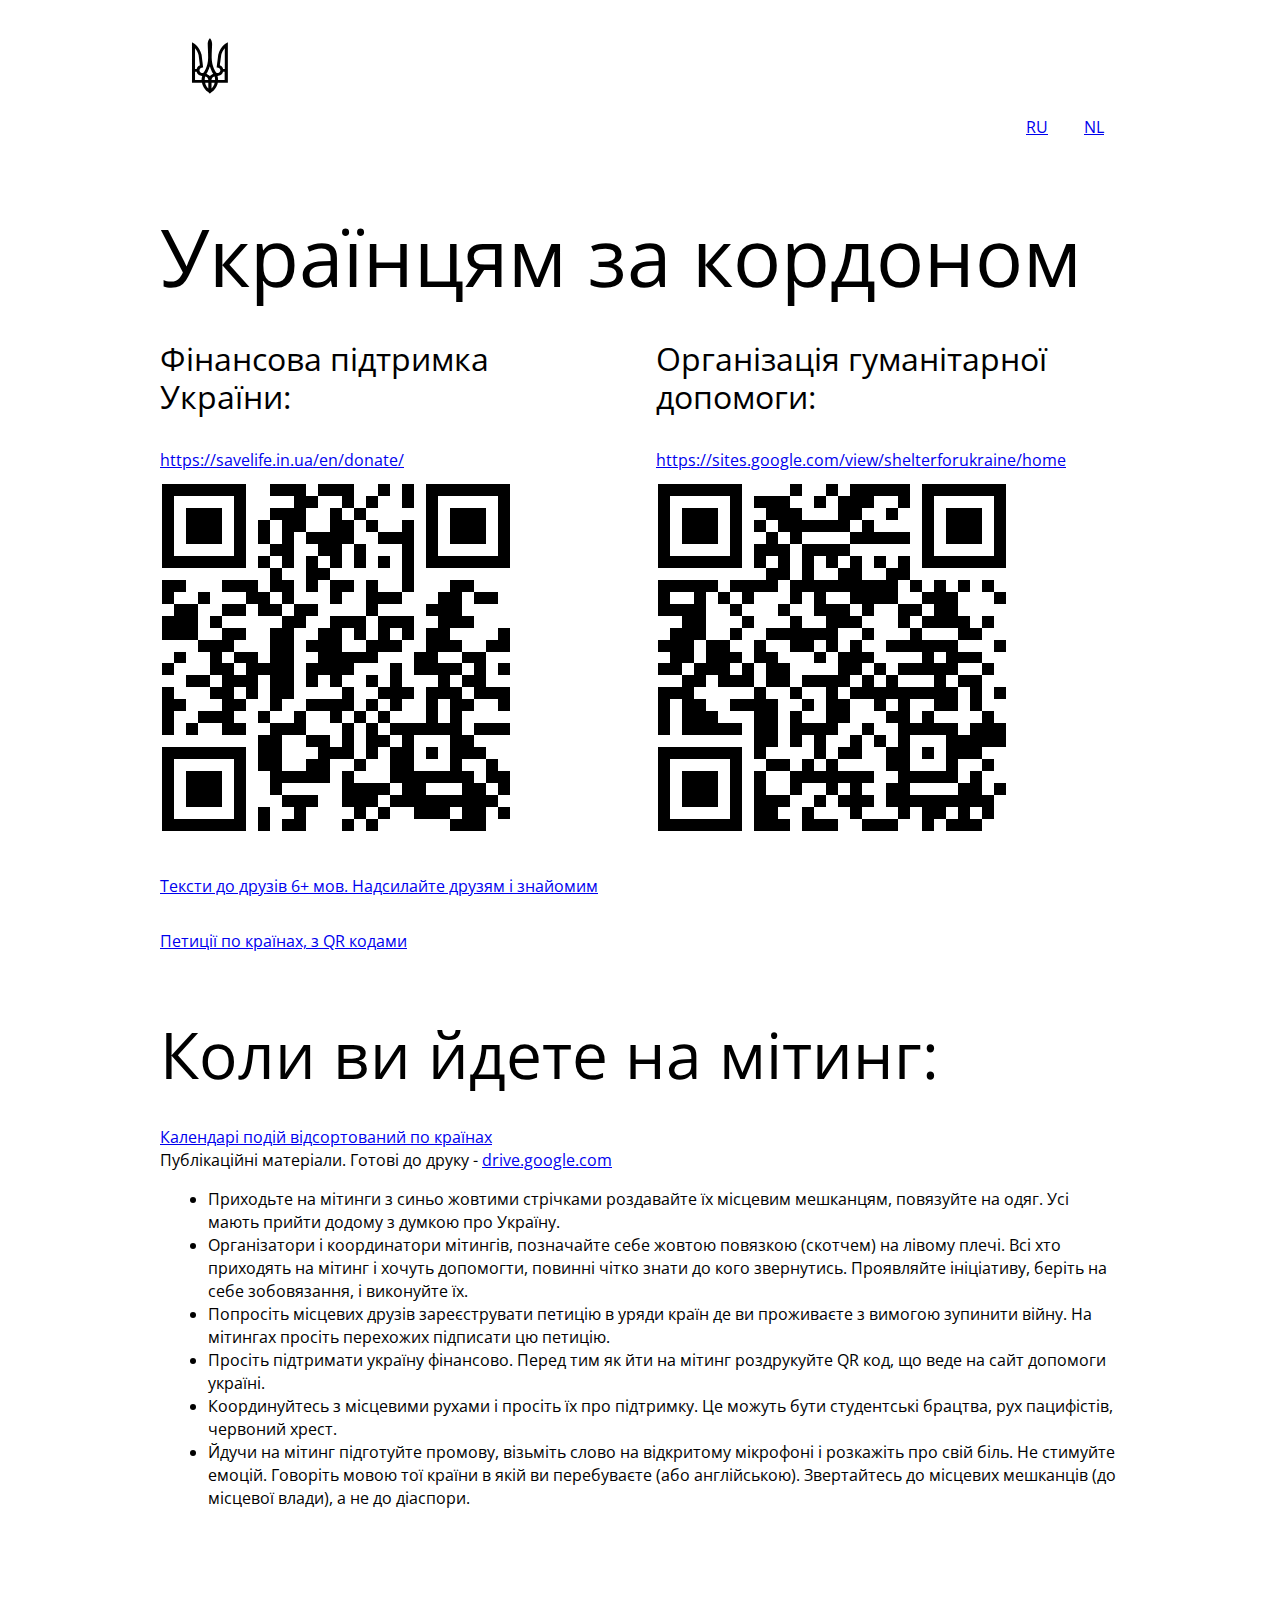
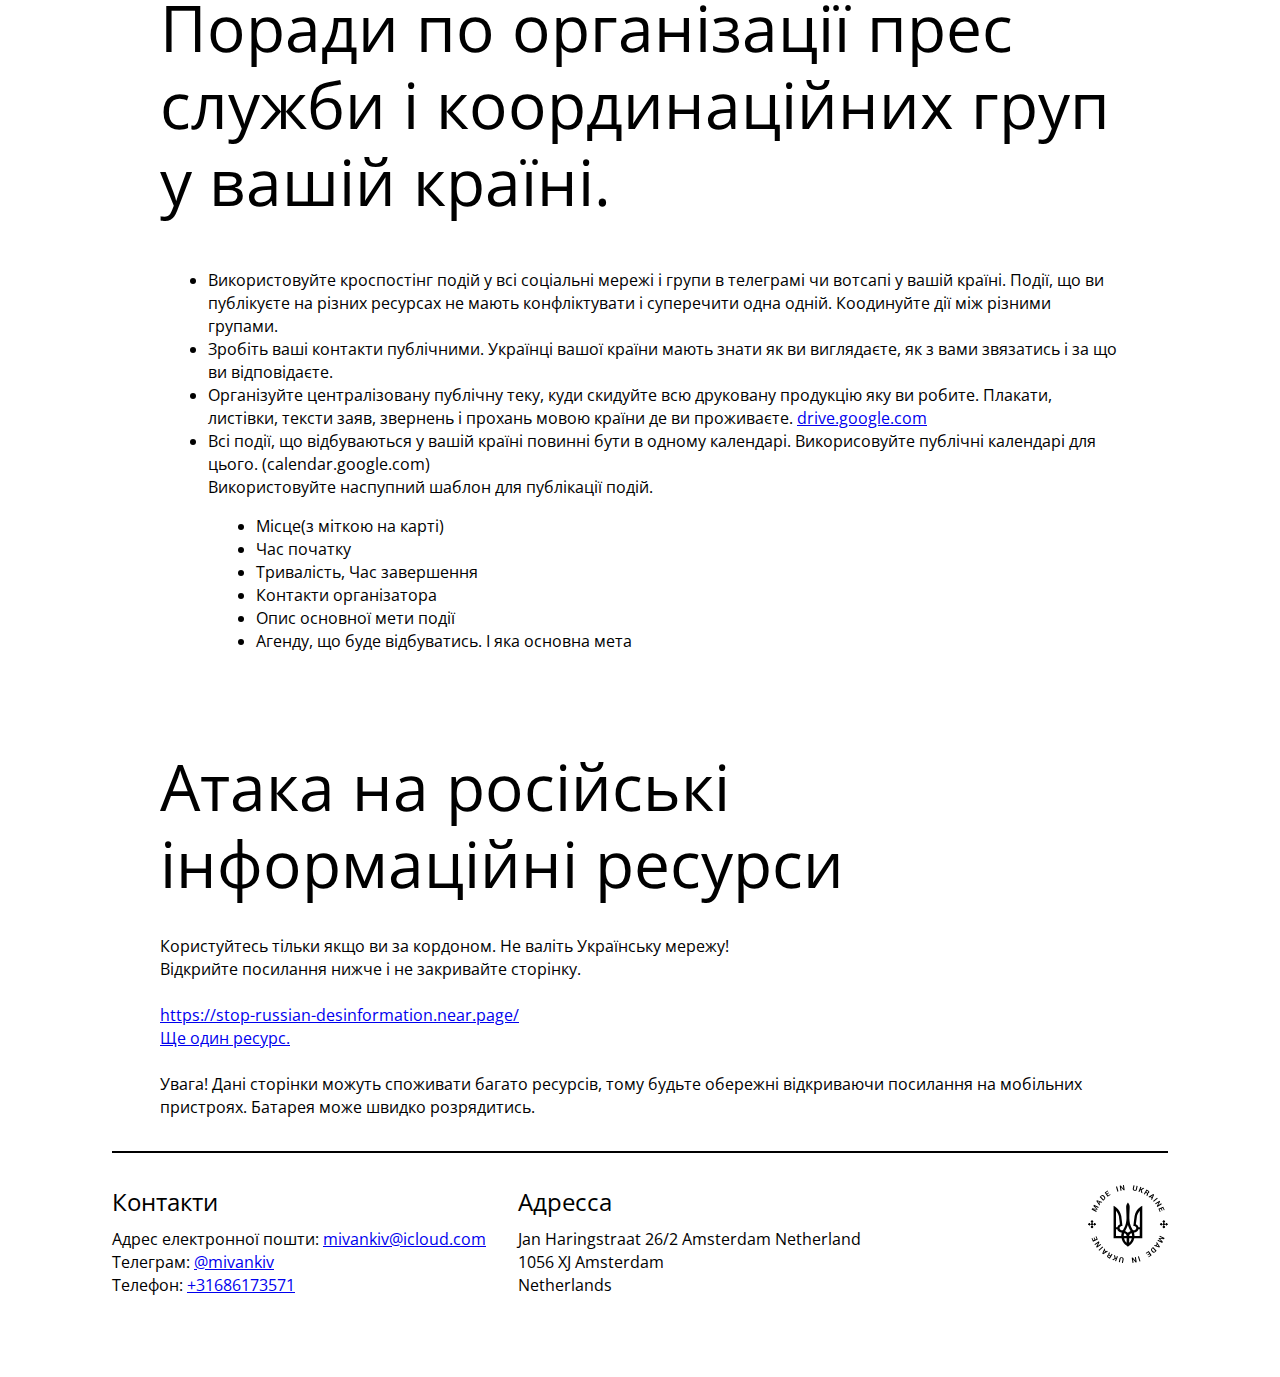
<file: docs/index.html>
<!DOCTYPE html>
<html lang="ua">
<head>
  <meta charset="UTF-8">
  <meta http-equiv="X-UA-Compatible" content="IE=edge">
  <meta name="viewport" content="width=device-width, initial-scale=1.0">
  <title>Війна в Україні</title>
  <meta name="og:title" content="Війна в Україні">
  <meta property="og:type" content="website" />
  <meta property="og:description" content="To Ukrainians abroad">
  <meta property="og:image" content="http://war.in.ua/images/logo.svg">
  <meta property="og:image:type" content="image/svg+xml" />
  <meta property="og:image:width" content="100" />
  <meta property="og:image:height" content="100" />
  <meta name="description" content="To Ukrainians abroad">
  <link rel="icon" href="images/favicon.svg" type="image/svg+xml">
  <link rel="stylesheet" href="styles/style.css">
</head>
<body>
   <header class="header">
     <a class="logo" href="https://war.in.ua" title="War in Ukraine">
       <img src="images/logo.svg" alt=""/>
     </a>
    <nav class="language-navigation">
<!--      <a href="index-en.html">EN</a>-->
      <a class="language-navigation__link" href="https://en.wikipedia.org/wiki/Molotov_cocktail">RU</a>
      <a class="language-navigation__link" href="https://www.vluchtelingenwerk.nl/nl">NL</a>
    </nav>
  </header>
  <main>
    <h1>Українцям за кордоном</h1>

    <section class="codes">

      <section class="half">
        <h2>Фінансова підтримка України:</h2>
        <a href="https://savelife.in.ua/en/donate/">https://savelife.in.ua/en/donate/
          <img class="qr-code" src="images/savelife-donate.svg" alt="QR-Code з посиланням на форму яка дозволяє підтримати Українську армію">
        </a>
      </section>


      <section class="half">
        <h2>Організація гуманітарної допомоги:</h2>
        <a href="https://sites.google.com/view/shelterforukraine/home">
          https://sites.google.com/view/shelterforukraine/home
          <img class="qr-code" src="images/shelterforukraine.svg" alt="QR-Code з посиланням на форму яка дозволяє підтримати біженців">
        </a>
      </section>
    </section>

    <section>
      <a href="https://docs.google.com/document/d/1p92aNDfA54qtrliTp1QdTkUnSGBEY0INmJjKb3pOtKE/edit?fbclid=IwAR1MhxLBIt6Nb8ZfVcDYryIlm4SElyn5Gg2x6FzoynNGr82DFjBbkLeh6k0">Тексти до друзів 6+ мов. Надсилайте друзям і знайомим</a>
    </section>

    <section>
      <a href="./petitions.html">Петиції по країнах, з QR кодами</a><br>
    </section>

    <section>
      <h2>Коли ви йдете на мітинг:</h2>
      <a href="./calendars.html">Календарі подій відсортований по країнах</a> <br>


      Публікаційні матеріали. Готові до друку - <a
            href="https://drive.google.com/drive/folders/10KEn9v4njtdHUyTui4NebeRgqEaxU8yn?usp=sharing">drive.google.com</a>

      <ul>
        <li>Приходьте на мітинги з синьо жовтими стрічками роздавайте їх місцевим мешканцям, повязуйте на одяг. Усі
          мають прийти додому з думкою про Україну.</li>
        <li>
          Організатори і координатори мітингів, позначайте себе жовтою повязкою (скотчем) на лівому плечі. Всі хто приходять на мітинг і хочуть допомогти, повинні чітко знати до кого звернутись. Проявляйте ініціативу, беріть на себе зобовязання, і виконуйте їх.
        </li>
        <li>
          Попросіть місцевих друзів зареєструвати петицію в уряди країн де ви проживаєте з вимогою зупинити війну. На
          мітингах просіть перехожих підписати цю петицію.
        </li>
        <li>Просіть підтримати україну фінансово. Перед тим як йти на мітинг роздрукуйте QR код, що веде на сайт допомоги україні.</li>
        <li>Координуйтесь з місцевими рухами і просіть їх про підтримку. Це можуть бути студентські брацтва, рух пацифістів, червоний хрест.</li>
        <li>Йдучи на мітинг підготуйте промову, візьміть слово на відкритому мікрофоні і розкажіть про свій біль. Не
          стимуйте емоцій. Говоріть мовою тої країни в якій ви перебуваєте (або англійською). Звертайтесь до
          місцевих мешканців (до місцевої влади), а не до діаспори.</li>
      </ul>
    </section>
    <section>
      <h2>Поради по організації прес служби і координаційних груп у вашій країні. </h2>

      <ul>
        <li>Використовуйте кроспостінг подій у всі соціальні мережі і групи в телеграмі чи вотсапі у вашій країні. Події, що ви публікуєте на різних ресурсах не мають конфліктувати і суперечити одна одній. Коодинуйте дії між різними групами.</li>
        <li>Зробіть ваші контакти публічними. Українці вашої країни мають знати як ви виглядаєте, як з вами звязатись і за що ви відповідаєте.</li>
        <li>Організуйте централізовану публічну теку, куди скидуйте всю друковану продукцію яку ви робите. Плакати,
          листівки, тексти заяв, звернень і прохань мовою країни де ви проживаєте. <a
                  href="https://drive.google.com/drive/folders/10KEn9v4njtdHUyTui4NebeRgqEaxU8yn?usp=sharing">drive.google.com</a></li>
        <li>Всі події, що відбуваються у вашій країні повинні бути в одному календарі. Викорисовуйте публічні
          календарі для цього. (сalendar.google.com)
          <br> Використовуйте наспупний шаблон для публікації подій. <br>
          <ul>
            <li>Місце(з міткою на карті)</li>
            <li>Час початку</li>
            <li>Тривалість, Час завершення</li>
            <li>Контакти організатора</li>
            <li>Опис основної мети події</li>
            <li>Агенду, що буде відбуватись. І яка основна мета</li>
          </ul>
        </li>
      </ul>
    </section>

    <section id="attack">
      <h2>Атака на російські інформаційні ресурси</h2>
      <p>
        Користуйтесь тільки якщо ви за кордоном. Не валіть Українську мережу!
      </p>
      <p>
        Відкрийте посилання нижче і не закривайте сторінку. <br><br>

        <a href="https://stop-russian-desinformation.near.page/">https://stop-russian-desinformation.near.page/</a> <br>
        <a href="https://the-list.ams3.cdn.digitaloceanspaces.com/index.html">Ще один ресурс.</a>

        <br><br>Увага! Дані сторінки можуть споживати багато ресурсів, тому будьте обережні відкриваючи посилання на
        мобільних пристроях. Батарея може швидко розрядитись.</p>
      </p>
    </section>
  </main>
  <footer class="footer">
    <img class="footer__made-in" src="images/ukraine.svg" alt="Український трезуб та напис: «Зроблено в Україні»"/>
    <address class="footer__contacts">
      <section>
        <h5>Контакти</h5>
        <ul>
          <li>Адрес електронної пошти: <a href="mailto:mivankiv@icloud.com">mivankiv@icloud.com</a></li>
          <li>Телеграм: <a href="https://t.me/mivankiv">@mivankiv</a></li>
          <li>Телефон: <a href="tel:+31686173571">+31686173571</a></li>
        </ul>
      </section>
      <section>
        <h5>Адресса</h5>
        Jan Haringstraat 26/2 Amsterdam Netherland<br>
        1056 XJ Amsterdam<br>
        Netherlands
      </section>
    </address>
  </footer>
</body>
</html>
</file>
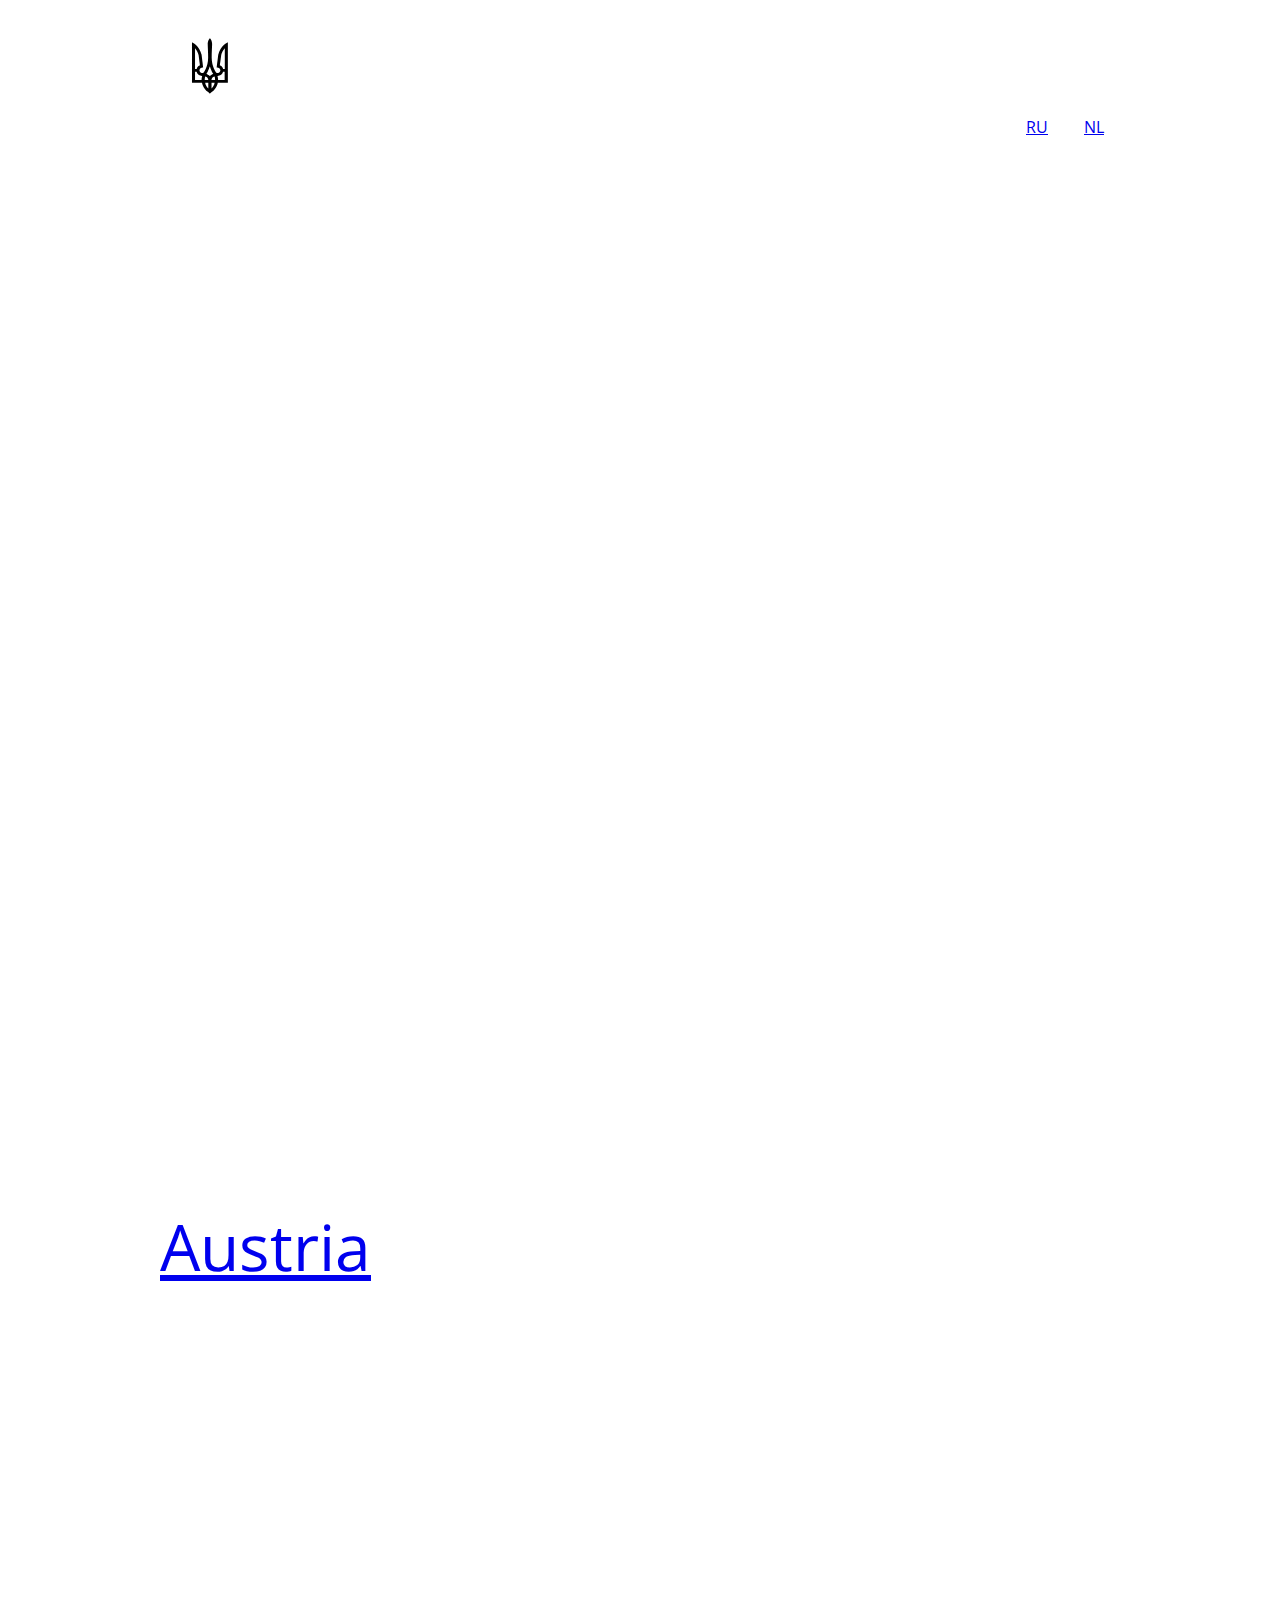
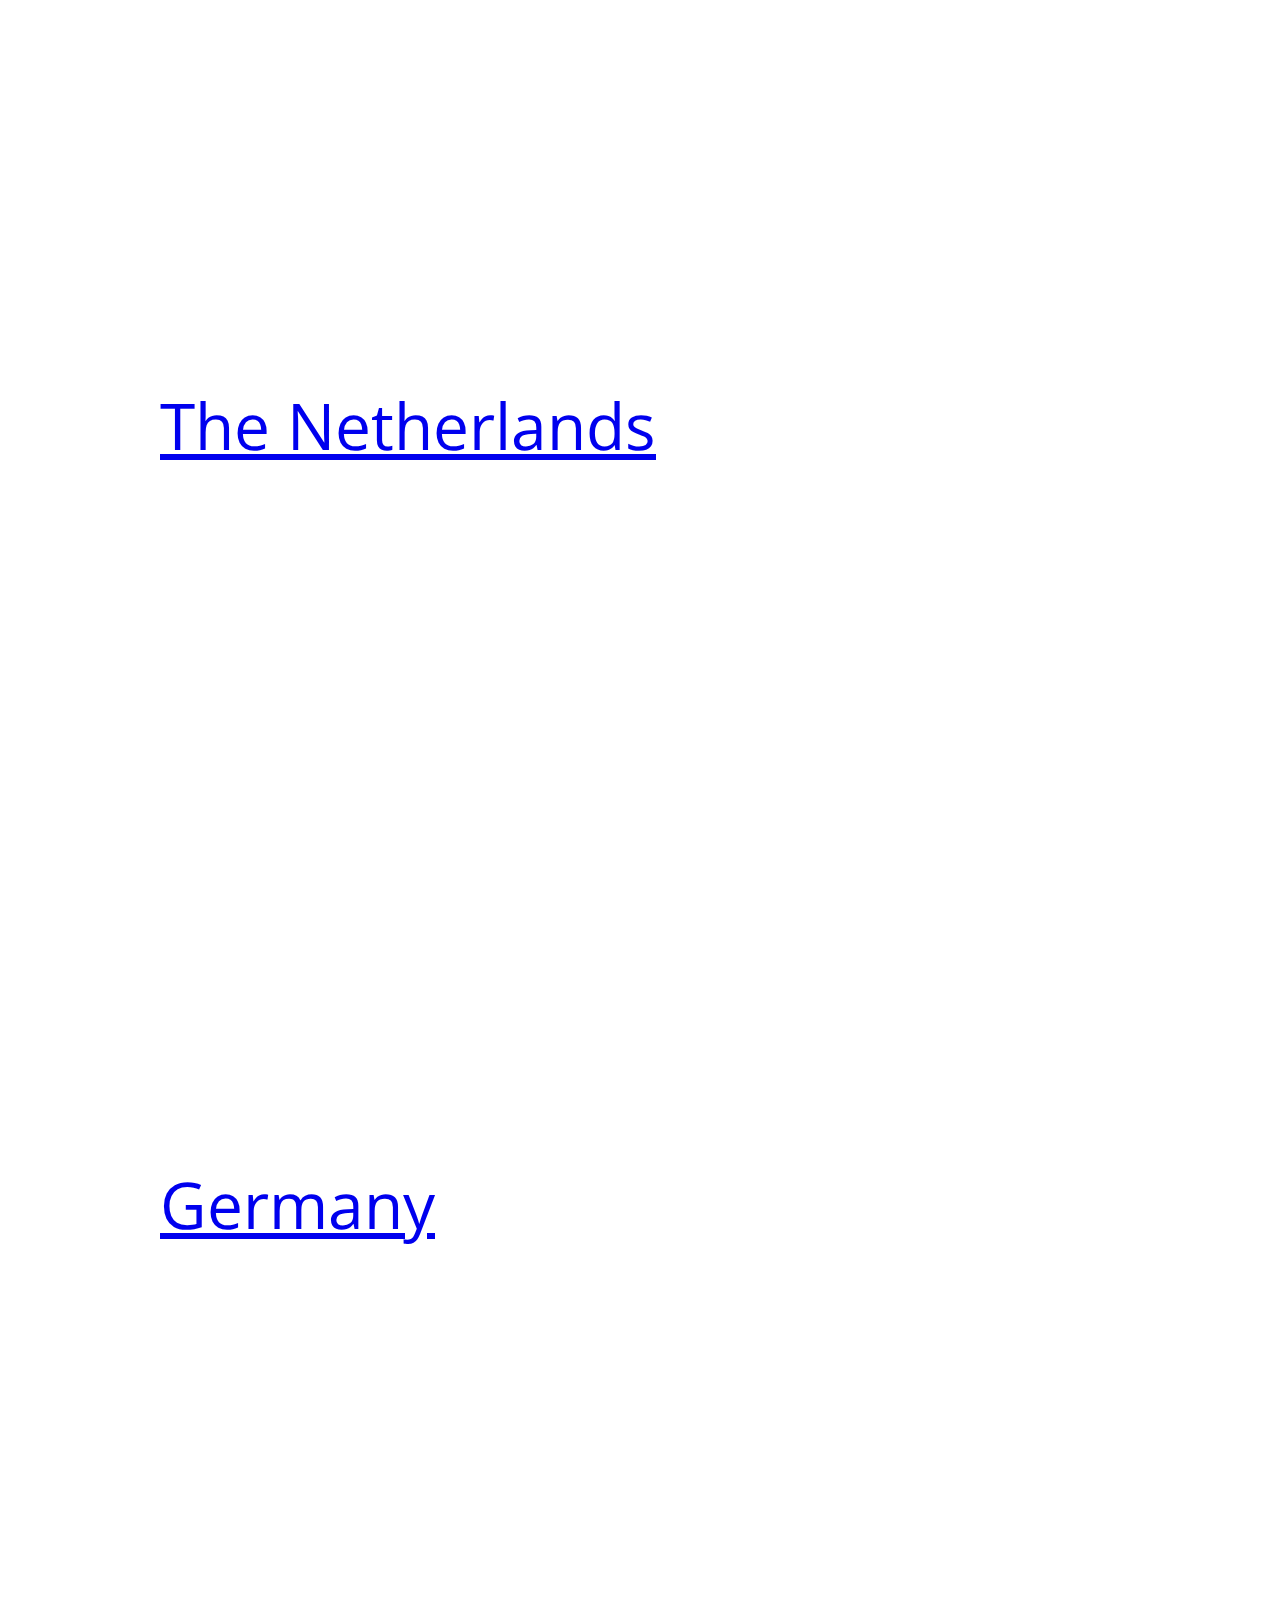
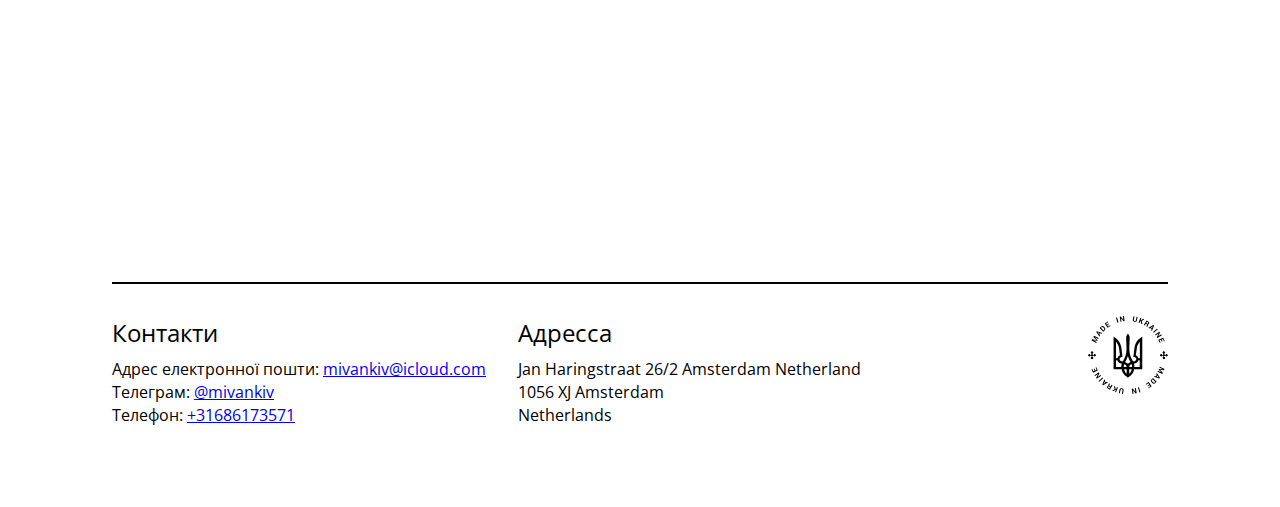
<file: docs/calendars.html>
<!DOCTYPE html>
<html lang="ua">
<head>
    <meta charset="UTF-8">
    <meta http-equiv="X-UA-Compatible" content="IE=edge">
    <meta name="viewport" content="width=device-width, initial-scale=1.0">
    <title>War in Ukraine</title>
    <meta name="og:title" content="Війна в Україні">
    <meta property="og:type" content="website" />
    <meta property="og:description" content="Event calendar by country">
    <meta property="og:image" content="http://war.in.ua/images/logo.svg">
    <meta property="og:image:type" content="image/svg+xml" />
    <meta property="og:image:width" content="100" />
    <meta property="og:image:height" content="100" />
    <meta name="description" content="Event calendar by country">
    <link rel="icon" href="images/favicon.svg" type="image/svg+xml">
    <link rel="stylesheet" href="styles/style.css">
</head>
<body>
<header class="header">
    <a class="logo" href="https://war.in.ua" title="War in Ukraine">
        <img src="images/logo.svg" alt=""/>
    </a>

    <nav class="language-navigation">
        <!--      <a href="index-en.html">EN</a>-->
        <a class="language-navigation__link" href="https://en.wikipedia.org/wiki/Molotov_cocktail">RU</a>
        <a class="language-navigation__link" href="https://www.vluchtelingenwerk.nl/nl">NL</a>
    </nav>
</header>

<main>
    <iframe width="100%" height="1000"
            src="https://datastudio.google.com/embed/reporting/6853205b-ec91-4b89-9fdc-61486df3d2f8/page/fXgmC" frameborder="0" style="border:0" allowfullscreen></iframe>

    <h2><a href="#austria" id="austria">Austria</a></h2>
    <iframe src="https://calendar.google.com/calendar/embed?src=v7jsrm41qlkk9b03h847ibmpec%40group.calendar.google.com&ctz=Europe%2FAmsterdam" style="border: 0" width="800" height="600" frameborder="0" scrolling="no"></iframe>

    <h2><a href="#netherlands" id="netherlands">The Netherlands</a></h2>
    <iframe src="https://calendar.google.com/calendar/embed?src=dnh81hlje2g17s48tfur36dhdk%40group.calendar.google.com&ctz=Europe%2FAmsterdam" style="border: 0" width="800" height="600" frameborder="0" scrolling="no"></iframe>

    <h2><a href="#germany" id="germany">Germany</a></h2>
    <iframe src="https://calendar.google.com/calendar/embed?src=3i01ul4890m0g402a7rh185ip4%40group.calendar.google.com&ctz=Europe%2FAmsterdam" style="border: 0" width="800" height="600" frameborder="0" scrolling="no"></iframe>

</main>

<footer class="footer">
    <img class="footer__made-in" src="images/ukraine.svg" alt="Український трезуб та напис: «Зроблено в Україні»"/>
    <address class="footer__contacts">
        <section>
            <h5>Контакти</h5>
            <ul>
                <li>Адрес електронної пошти: <a href="mailto:mivankiv@icloud.com">mivankiv@icloud.com</a></li>
                <li>Телеграм: <a href="https://t.me/mivankiv">@mivankiv</a></li>
                <li>Телефон: <a href="tel:+31686173571">+31686173571</a></li>
            </ul>
        </section>
        <section>
            <h5>Адресса</h5>
            Jan Haringstraat 26/2 Amsterdam Netherland<br>
            1056 XJ Amsterdam<br>
            Netherlands
        </section>
    </address>
</footer>
</body>
</html>
</file>
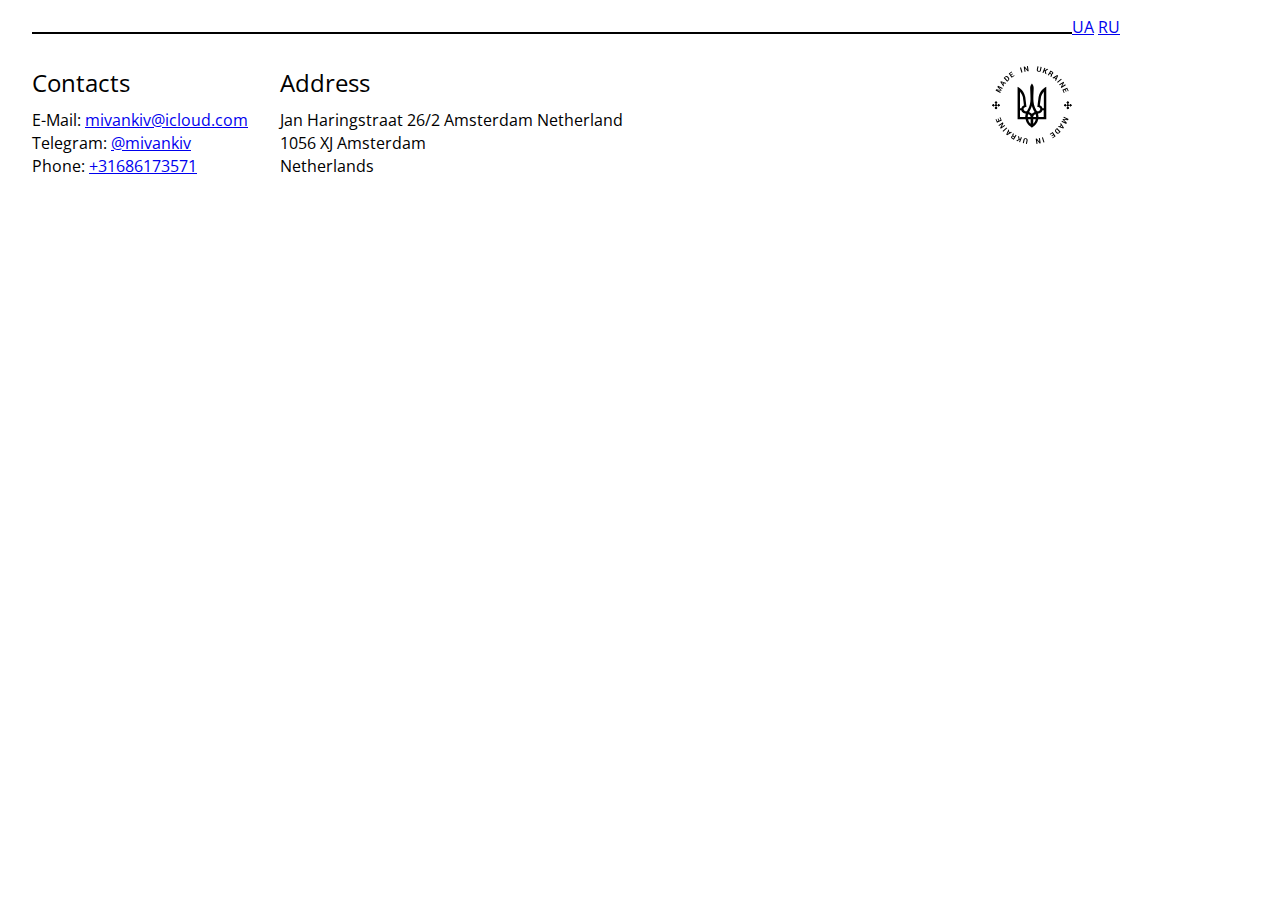
<file: docs/index-en.html>
<!DOCTYPE html>
<html lang="en">
<head>
  <meta charset="UTF-8">
  <meta http-equiv="X-UA-Compatible" content="IE=edge">
  <meta name="viewport" content="width=device-width, initial-scale=1.0">
  <title>War in Ukraine</title>
  <meta name="og:title" content="War in Ukraine">
  <meta property="og:type" content="website" />
  <meta property="og:description" content="For ukr">
  <meta property="og:image" content="http://war.in.ua/images/logo.svg">
  <meta property="og:image:type" content="image/svg+xml" />
  <meta property="og:image:width" content="100" />
  <meta property="og:image:height" content="100" />
  <meta name="description" content="For ukr">
  <link rel="icon" href="images/favicon.svg" type="image/svg+xml">
  <link rel="stylesheet" href="styles/style.css">
</head>
<body>
  <header class="header">
    <nav class="language-navigation">
      <a href="index.html">UA</a>
      <a href="index-ru.html">RU</a>
    </nav>
  </header>
  <main></main>
  <footer class="footer">
    <img class="footer__made-in" src="images/ukraine.svg" alt="Ukrainian trident and text: «Made in Ukraine»"/>
    <address class="footer__contacts">
      <section>
        <h5>Contacts</h5>
        <ul>
          <li>E-Mail: <a href="mailto:mivankiv@icloud.com">mivankiv@icloud.com</a></li>
          <li>Telegram: <a href="https://t.me/mivankiv">@mivankiv</a></li>
          <li>Phone: <a href="tel:+31686173571">+31686173571</a></li>
        </ul>
      </section>
      <section>
        <h5>Address</h5>
        Jan Haringstraat 26/2 Amsterdam Netherland<br>
        1056 XJ Amsterdam<br>
        Netherlands
      </section>
    </address>
  </footer>
</body>
</html>
</file>
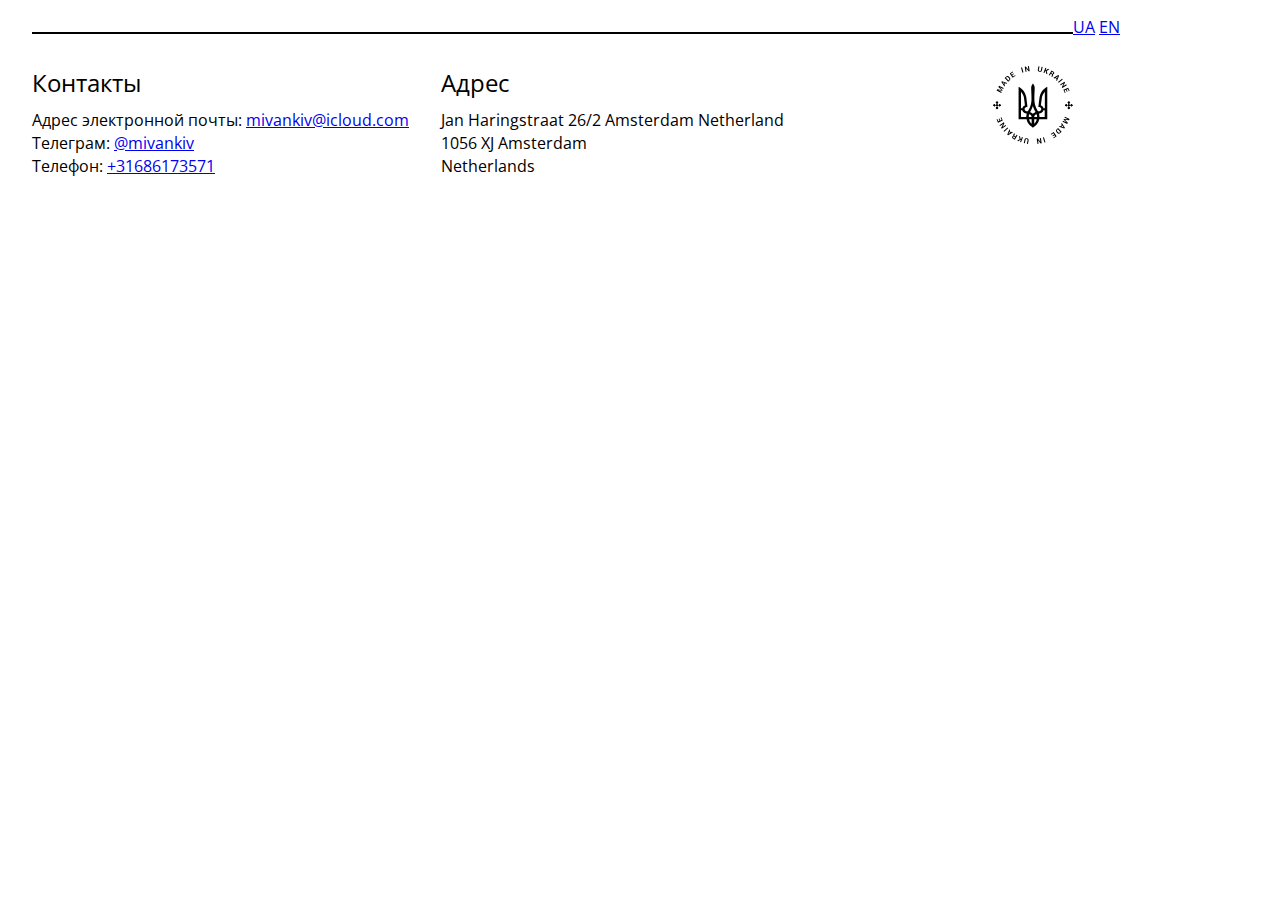
<file: docs/index-ru.html>
<!DOCTYPE html>
<html lang="ru">
<head>
  <meta charset="UTF-8">
  <meta http-equiv="X-UA-Compatible" content="IE=edge">
  <meta name="viewport" content="width=device-width, initial-scale=1.0">
  <title>Война в Украине</title>
  <meta name="og:title" content="Война в Украине">
  <meta property="og:type" content="website" />
  <meta property="og:description" content="Украинцам за границей">
  <meta property="og:image" content="http://war.in.ua/images/logo.svg">
  <meta property="og:image:type" content="image/svg+xml" />
  <meta property="og:image:width" content="100" />
  <meta property="og:image:height" content="100" />
  <meta name="description" content="Украинцам за границей">
  <link rel="icon" href="images/favicon.svg" type="image/svg+xml">
  <link rel="stylesheet" href="styles/style.css">
</head>
<body>
  <header class="header">
    <nav class="language-navigation">
      <a href="index.html">UA</a>
      <a href="index-en.html">EN</a>
    </nav>
  </header>
  <main>

  </main>
  <footer class="footer">
    <img class="footer__made-in" src="images/ukraine.svg" alt="Украинский трезубец и текст: «Сделано в Украине»"/>
    <address class="footer__contacts">
      <section>
        <h5>Контакты</h5>
        <ul>
          <li>Адрес электронной почты: <a href="mailto:mivankiv@icloud.com">mivankiv@icloud.com</a></li>
          <li>Телеграм: <a href="https://t.me/mivankiv">@mivankiv</a></li>
          <li>Телефон: <a href="tel:+31686173571">+31686173571</a></li>
        </ul>
      </section>
      <section>
        <h5>Адрес</h5>
        Jan Haringstraat 26/2 Amsterdam Netherland<br>
        1056 XJ Amsterdam<br>
        Netherlands
      </section>
    </address>
  </footer>
</body>
</html>
</file>
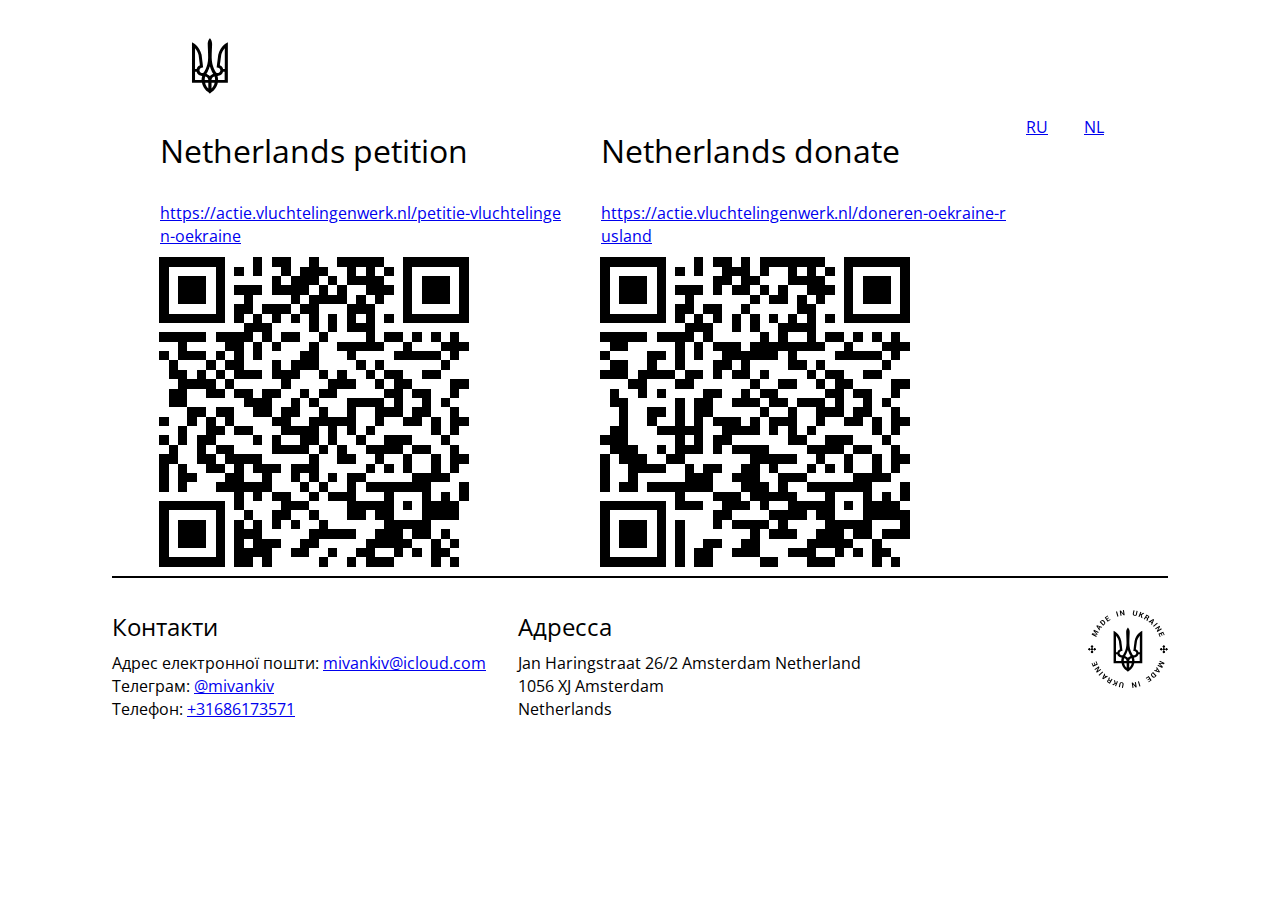
<file: docs/petitions.html>
<!DOCTYPE html>
<html lang="ua">
<head>
    <meta charset="UTF-8">
    <meta http-equiv="X-UA-Compatible" content="IE=edge">
    <meta name="viewport" content="width=device-width, initial-scale=1.0">
    <title>War in Ukraine</title>
    <meta name="og:title" content="Війна в Україні">
    <meta property="og:type" content="website" />
    <meta property="og:description" content="Petitions by country">
    <meta property="og:image" content="http://war.in.ua/images/logo.svg">
    <meta property="og:image:type" content="image/svg+xml" />
    <meta property="og:image:width" content="100" />
    <meta property="og:image:height" content="100" />
    <meta name="description" content="Petitions by country">
    <link rel="icon" href="images/favicon.svg" type="image/svg+xml">
    <link rel="stylesheet" href="styles/style.css">
</head>
<body>
<header class="header">
    <a class="logo" href="https://war.in.ua" title="War in Ukraine">
        <img src="images/logo.svg" alt=""/>
    </a>
    <nav class="language-navigation">
        <!--      <a href="index-en.html">EN</a>-->
        <a class="language-navigation__link" href="https://en.wikipedia.org/wiki/Molotov_cocktail">RU</a>
        <a class="language-navigation__link" href="https://www.vluchtelingenwerk.nl/nl">NL</a>
    </nav>
</header>

<main>
    <section class="codes">
        <section class="half">
            <h2>Netherlands petition</h2>
            <a href="https://actie.vluchtelingenwerk.nl/petitie-vluchtelingen-oekraine">https://actie.vluchtelingenwerk.nl/petitie-vluchtelingen-oekraine
                <img class="qr-code" src="images/petitions-qr-codes/netherlands.svg" alt="Petitie: Bied Oekraïners bescherming!">
            </a>
        </section>

        <section class="half">
            <h2>Netherlands donate</h2>
            <a href="https://actie.vluchtelingenwerk.nl/doneren-oekraine-rusland">https://actie.vluchtelingenwerk.nl/doneren-oekraine-rusland
                <img class="qr-code" src="images/petitions-qr-codes/netherlands-donate.svg" alt="War in Ukraine: show solidarity with refugees ">
            </a>
        </section>
    </section>
</main>


<footer class="footer">
    <img class="footer__made-in" src="images/ukraine.svg" alt="Український трезуб та напис: «Зроблено в Україні»"/>
    <address class="footer__contacts">
        <section>
            <h5>Контакти</h5>
            <ul>
                <li>Адрес електронної пошти: <a href="mailto:mivankiv@icloud.com">mivankiv@icloud.com</a></li>
                <li>Телеграм: <a href="https://t.me/mivankiv">@mivankiv</a></li>
                <li>Телефон: <a href="tel:+31686173571">+31686173571</a></li>
            </ul>
        </section>
        <section>
            <h5>Адресса</h5>
            Jan Haringstraat 26/2 Amsterdam Netherland<br>
            1056 XJ Amsterdam<br>
            Netherlands
        </section>
    </address>
</footer>
</body>
</html>
</file>
<file: docs/styles/style.css>
@import url('./reset.css');
@import url('./fonts.css');
@import url('./layout.css');
@import url('./typography.css');
@import url('./header.css');
@import url('./language.css');
@import url('./footer.css');
</file>
